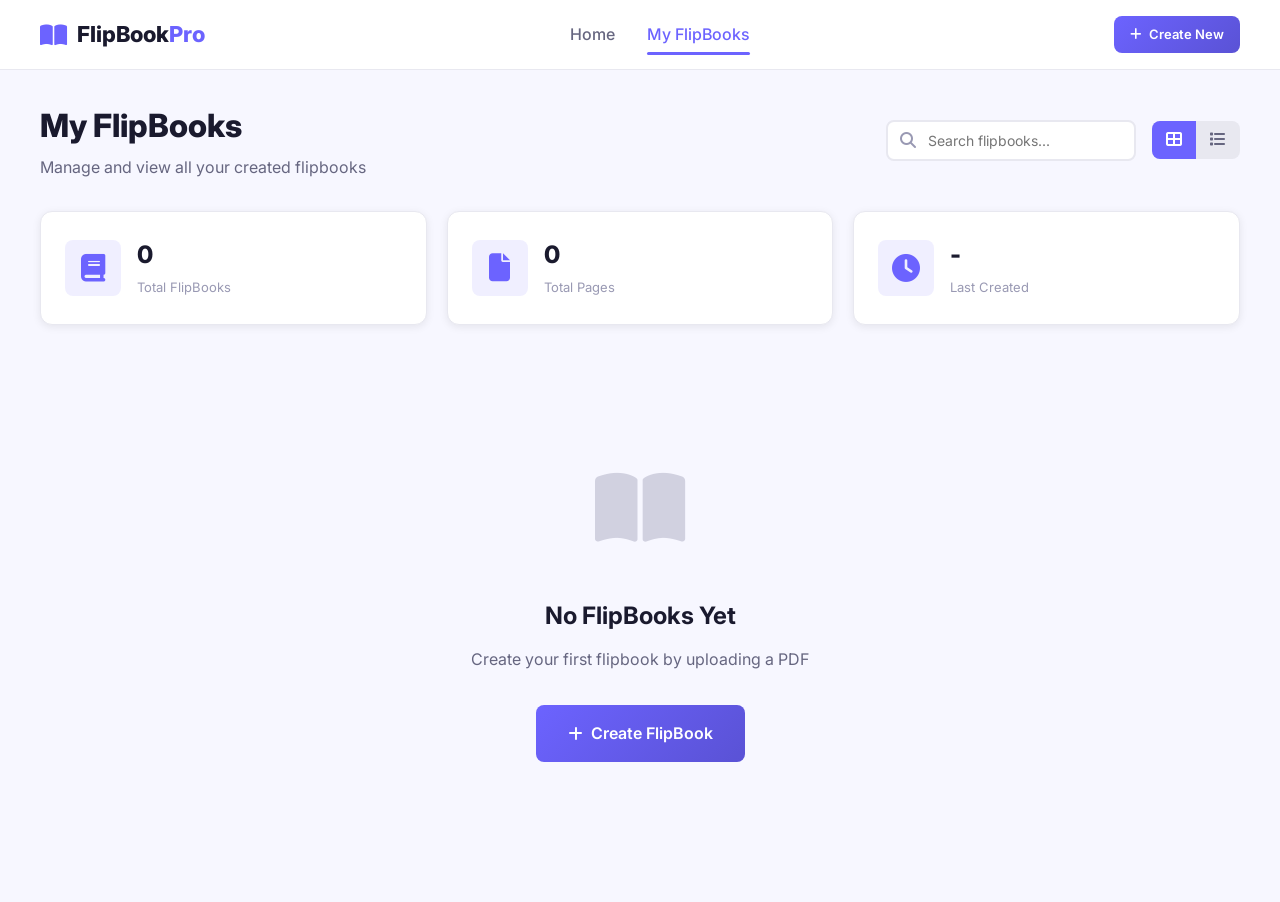
<file: dashboard.html>
<!DOCTYPE html>
<html lang="en">
<head>
    <meta charset="UTF-8">
    <meta name="viewport" content="width=device-width, initial-scale=1.0">
    <title>Dashboard - FlipBookPro</title>
    <link rel="stylesheet" href="css/styles.css">
    <link href="https://fonts.googleapis.com/css2?family=Inter:wght@300;400;500;600;700;800;900&display=swap" rel="stylesheet">
    <link rel="stylesheet" href="https://cdnjs.cloudflare.com/ajax/libs/font-awesome/6.4.0/css/all.min.css">
</head>
<body>
    <!-- Navigation -->
    <nav class="navbar">
        <div class="nav-container">
            <a href="index.html" class="logo">
                <i class="fas fa-book-open"></i>
                <span>FlipBook<span class="highlight">Pro</span></span>
            </a>
            <div class="nav-links">
                <a href="index.html">Home</a>
                <a href="dashboard.html" class="active">My FlipBooks</a>
            </div>
            <div class="nav-actions">
                <a href="index.html" class="btn btn-primary btn-sm">
                    <i class="fas fa-plus"></i> Create New
                </a>
            </div>
            <button class="mobile-toggle" id="mobileToggle">
                <i class="fas fa-bars"></i>
            </button>
        </div>
    </nav>

    <!-- Dashboard -->
    <section class="dashboard">
        <div class="container">
            <!-- Dashboard Header -->
            <div class="dashboard-header">
                <div>
                    <h1>My FlipBooks</h1>
                    <p>Manage and view all your created flipbooks</p>
                </div>
                <div class="dashboard-actions">
                    <div class="search-box">
                        <i class="fas fa-search"></i>
                        <input type="text" id="searchBooks" placeholder="Search flipbooks..." class="search-input">
                    </div>
                    <div class="view-toggle">
                        <button class="toggle-btn active" id="gridViewBtn" title="Grid View">
                            <i class="fas fa-th-large"></i>
                        </button>
                        <button class="toggle-btn" id="listViewBtn" title="List View">
                            <i class="fas fa-list"></i>
                        </button>
                    </div>
                </div>
            </div>

            <!-- Stats Bar -->
            <div class="stats-bar">
                <div class="stats-card">
                    <i class="fas fa-book"></i>
                    <div>
                        <span class="stats-number" id="statTotal">0</span>
                        <span class="stats-label">Total FlipBooks</span>
                    </div>
                </div>
                <div class="stats-card">
                    <i class="fas fa-file"></i>
                    <div>
                        <span class="stats-number" id="statPages">0</span>
                        <span class="stats-label">Total Pages</span>
                    </div>
                </div>
                <div class="stats-card">
                    <i class="fas fa-clock"></i>
                    <div>
                        <span class="stats-number" id="statRecent">-</span>
                        <span class="stats-label">Last Created</span>
                    </div>
                </div>
            </div>

            <!-- Books Grid -->
            <div class="books-grid" id="booksGrid">
                <!-- Populated by JS -->
            </div>

            <!-- Empty State -->
            <div class="empty-state" id="emptyState" style="display:none;">
                <div class="empty-icon">
                    <i class="fas fa-book-open"></i>
                </div>
                <h3>No FlipBooks Yet</h3>
                <p>Create your first flipbook by uploading a PDF</p>
                <a href="index.html" class="btn btn-primary btn-lg">
                    <i class="fas fa-plus"></i> Create FlipBook
                </a>
            </div>
        </div>
    </section>

    <!-- Delete Confirmation Modal -->
    <div class="modal-overlay" id="deleteModal" style="display:none;">
        <div class="modal">
            <div class="modal-header">
                <h3><i class="fas fa-trash-alt"></i> Delete FlipBook</h3>
                <button class="modal-close" id="closeDeleteModal">
                    <i class="fas fa-times"></i>
                </button>
            </div>
            <div class="modal-body">
                <p>Are you sure you want to delete "<span id="deleteBookTitle"></span>"? This action cannot be undone.</p>
                <div class="modal-actions">
                    <button class="btn btn-ghost" id="cancelDelete">Cancel</button>
                    <button class="btn btn-danger" id="confirmDelete">
                        <i class="fas fa-trash"></i> Delete
                    </button>
                </div>
            </div>
        </div>
    </div>

    <!-- Toast -->
    <div class="toast" id="toast">
        <i class="fas fa-check-circle"></i>
        <span id="toastMessage">Action completed!</span>
    </div>

    <script src="js/dashboard.js"></script>
</body>
</html>
</file>
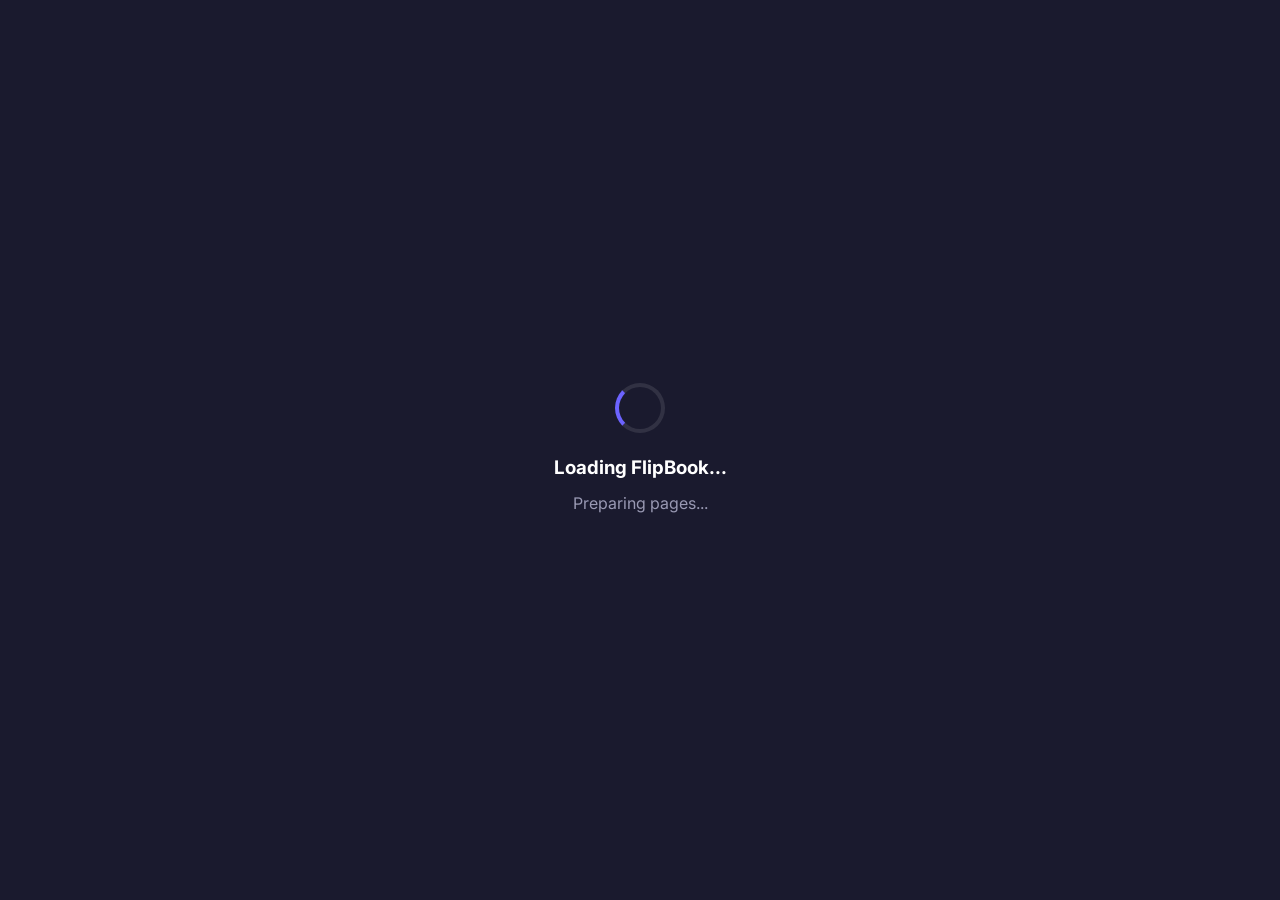
<file: viewer.html>
<!DOCTYPE html>
<html lang="en">
<head>
    <meta charset="UTF-8">
    <meta name="viewport" content="width=device-width, initial-scale=1.0">
    <title>FlipBook Viewer</title>
    <link rel="stylesheet" href="css/styles.css">
    <link href="https://fonts.googleapis.com/css2?family=Inter:wght@300;400;500;600;700;800;900&display=swap" rel="stylesheet">
    <link rel="stylesheet" href="https://cdnjs.cloudflare.com/ajax/libs/font-awesome/6.4.0/css/all.min.css">
</head>
<body class="viewer-body">
    <!-- Viewer Toolbar -->
    <div class="viewer-toolbar" id="viewerToolbar">
        <div class="toolbar-left">
            <a href="index.html" class="toolbar-logo">
                <i class="fas fa-book-open"></i>
                <span>FlipBook<span class="highlight">Pro</span></span>
            </a>
            <div class="toolbar-divider"></div>
            <span class="book-title-display" id="bookTitleDisplay">Loading...</span>
        </div>
        <div class="toolbar-center">
            <button class="toolbar-btn" id="firstPageBtn" title="First Page">
                <i class="fas fa-angle-double-left"></i>
            </button>
            <button class="toolbar-btn" id="prevPageBtn" title="Previous Page">
                <i class="fas fa-chevron-left"></i>
            </button>
            <div class="page-indicator">
                <span id="currentPageNum">1</span> / <span id="totalPageNum">1</span>
            </div>
            <button class="toolbar-btn" id="nextPageBtn" title="Next Page">
                <i class="fas fa-chevron-right"></i>
            </button>
            <button class="toolbar-btn" id="lastPageBtn" title="Last Page">
                <i class="fas fa-angle-double-right"></i>
            </button>
        </div>
        <div class="toolbar-right">
            <button class="toolbar-btn" id="zoomOutBtn" title="Zoom Out">
                <i class="fas fa-search-minus"></i>
            </button>
            <span class="zoom-level" id="zoomLevel">100%</span>
            <button class="toolbar-btn" id="zoomInBtn" title="Zoom In">
                <i class="fas fa-search-plus"></i>
            </button>
            <div class="toolbar-divider"></div>
            <button class="toolbar-btn" id="thumbnailToggle" title="Thumbnails">
                <i class="fas fa-th"></i>
            </button>
            <button class="toolbar-btn" id="fullscreenBtn" title="Fullscreen">
                <i class="fas fa-expand"></i>
            </button>
            <button class="toolbar-btn" id="shareBtn" title="Share">
                <i class="fas fa-share-alt"></i>
            </button>
        </div>
    </div>

    <!-- Thumbnail Sidebar -->
    <div class="thumbnail-sidebar" id="thumbnailSidebar">
        <div class="thumbnail-header">
            <h3>Pages</h3>
            <button class="toolbar-btn" id="closeThumbnails">
                <i class="fas fa-times"></i>
            </button>
        </div>
        <div class="thumbnail-list" id="thumbnailList">
            <!-- Thumbnails populated by JS -->
        </div>
    </div>

    <!-- FlipBook Container -->
    <div class="flipbook-viewport" id="flipbookViewport">
        <div class="flipbook-container" id="flipbookContainer">
            <div class="flipbook" id="flipbook">
                <!-- Pages populated by JS -->
            </div>
        </div>

        <!-- Navigation Arrows -->
        <button class="nav-arrow nav-arrow-left" id="navLeft">
            <i class="fas fa-chevron-left"></i>
        </button>
        <button class="nav-arrow nav-arrow-right" id="navRight">
            <i class="fas fa-chevron-right"></i>
        </button>
    </div>

    <!-- Share Modal -->
    <div class="modal-overlay" id="shareModal" style="display:none;">
        <div class="modal">
            <div class="modal-header">
                <h3><i class="fas fa-share-alt"></i> Share FlipBook</h3>
                <button class="modal-close" id="closeShareModal">
                    <i class="fas fa-times"></i>
                </button>
            </div>
            <div class="modal-body">
                <div class="share-link-box">
                    <input type="text" id="viewerShareLink" readonly class="input-field">
                    <button class="btn btn-primary" id="viewerCopyLink">
                        <i class="fas fa-copy"></i> Copy
                    </button>
                </div>
                <div class="share-social">
                    <a href="#" class="social-btn whatsapp" id="shareWhatsapp">
                        <i class="fab fa-whatsapp"></i>
                    </a>
                    <a href="#" class="social-btn twitter" id="shareTwitter">
                        <i class="fab fa-twitter"></i>
                    </a>
                    <a href="#" class="social-btn facebook" id="shareFacebook">
                        <i class="fab fa-facebook-f"></i>
                    </a>
                    <a href="#" class="social-btn email" id="shareEmail">
                        <i class="fas fa-envelope"></i>
                    </a>
                </div>
            </div>
        </div>
    </div>

    <!-- Loading Screen -->
    <div class="viewer-loading" id="viewerLoading">
        <div class="loading-content">
            <div class="loading-spinner"></div>
            <h3>Loading FlipBook...</h3>
            <p id="loadingStatus">Preparing pages...</p>
        </div>
    </div>

    <!-- Error Screen -->
    <div class="viewer-error" id="viewerError" style="display:none;">
        <div class="error-content">
            <i class="fas fa-exclamation-triangle"></i>
            <h3>FlipBook Not Found</h3>
            <p>The flipbook you're looking for doesn't exist or has been removed.</p>
            <a href="index.html" class="btn btn-primary">
                <i class="fas fa-home"></i> Go Home
            </a>
        </div>
    </div>

    <script src="js/viewer.js"></script>
</body>
</html>
</file>
<file: css/styles.css>
/* =============================================
   CSS VARIABLES & RESET
============================================= */
:root {
    --primary: #6C63FF;
    --primary-dark: #5A52D5;
    --primary-light: #8B83FF;
    --secondary: #FF6B6B;
    --accent: #4ECDC4;
    --dark: #1a1a2e;
    --dark-2: #16213e;
    --dark-3: #0f3460;
    --gray-100: #f7f7ff;
    --gray-200: #e8e8f0;
    --gray-300: #d1d1e0;
    --gray-400: #9999b3;
    --gray-500: #666680;
    --gray-600: #4d4d66;
    --white: #ffffff;
    --success: #4CAF50;
    --warning: #FF9800;
    --danger: #f44336;
    --shadow-sm: 0 2px 8px rgba(0,0,0,0.08);
    --shadow-md: 0 4px 20px rgba(0,0,0,0.12);
    --shadow-lg: 0 8px 40px rgba(0,0,0,0.16);
    --shadow-xl: 0 16px 60px rgba(0,0,0,0.2);
    --radius-sm: 8px;
    --radius-md: 12px;
    --radius-lg: 16px;
    --radius-xl: 24px;
    --transition: all 0.3s cubic-bezier(0.4, 0, 0.2, 1);
}

* {
    margin: 0;
    padding: 0;
    box-sizing: border-box;
}

html {
    scroll-behavior: smooth;
}

body {
    font-family: 'Inter', -apple-system, BlinkMacSystemFont, sans-serif;
    background: var(--gray-100);
    color: var(--dark);
    line-height: 1.6;
    overflow-x: hidden;
}

a {
    text-decoration: none;
    color: inherit;
}

/* =============================================
   BUTTONS
============================================= */
.btn {
    display: inline-flex;
    align-items: center;
    justify-content: center;
    gap: 8px;
    padding: 12px 24px;
    border: none;
    border-radius: var(--radius-sm);
    font-family: 'Inter', sans-serif;
    font-weight: 600;
    font-size: 14px;
    cursor: pointer;
    transition: var(--transition);
    white-space: nowrap;
}

.btn:hover {
    transform: translateY(-2px);
    box-shadow: var(--shadow-md);
}

.btn:active {
    transform: translateY(0);
}

.btn-primary {
    background: linear-gradient(135deg, var(--primary), var(--primary-dark));
    color: white;
}

.btn-primary:hover {
    background: linear-gradient(135deg, var(--primary-light), var(--primary));
    box-shadow: 0 8px 25px rgba(108, 99, 255, 0.4);
}

.btn-secondary {
    background: var(--dark);
    color: white;
}

.btn-outline {
    background: transparent;
    border: 2px solid var(--primary);
    color: var(--primary);
}

.btn-outline:hover {
    background: var(--primary);
    color: white;
}

.btn-ghost {
    background: var(--gray-200);
    color: var(--gray-600);
}

.btn-ghost:hover {
    background: var(--gray-300);
}

.btn-danger {
    background: var(--danger);
    color: white;
}

.btn-danger:hover {
    background: #d32f2f;
    box-shadow: 0 8px 25px rgba(244, 67, 54, 0.4);
}

.btn-sm {
    padding: 8px 16px;
    font-size: 13px;
}

.btn-lg {
    padding: 16px 32px;
    font-size: 16px;
}

.btn-block {
    width: 100%;
}

/* =============================================
   NAVBAR
============================================= */
.navbar {
    position: fixed;
    top: 0;
    left: 0;
    right: 0;
    z-index: 1000;
    background: rgba(255, 255, 255, 0.95);
    backdrop-filter: blur(20px);
    border-bottom: 1px solid var(--gray-200);
    padding: 0 24px;
    height: 70px;
}

.nav-container {
    max-width: 1200px;
    margin: 0 auto;
    display: flex;
    align-items: center;
    justify-content: space-between;
    height: 100%;
}

.logo {
    display: flex;
    align-items: center;
    gap: 10px;
    font-size: 22px;
    font-weight: 800;
    color: var(--dark);
}

.logo i {
    color: var(--primary);
    font-size: 24px;
}

.logo .highlight {
    color: var(--primary);
}

.nav-links {
    display: flex;
    gap: 32px;
}

.nav-links a {
    font-weight: 500;
    color: var(--gray-500);
    transition: var(--transition);
    position: relative;
    padding: 4px 0;
}

.nav-links a:hover,
.nav-links a.active {
    color: var(--primary);
}

.nav-links a.active::after {
    content: '';
    position: absolute;
    bottom: -4px;
    left: 0;
    right: 0;
    height: 3px;
    background: var(--primary);
    border-radius: 2px;
}

.nav-actions {
    display: flex;
    gap: 12px;
}

.mobile-toggle {
    display: none;
    background: none;
    border: none;
    font-size: 24px;
    cursor: pointer;
    color: var(--dark);
}

.mobile-menu {
    display: none;
    position: fixed;
    top: 70px;
    left: 0;
    right: 0;
    background: white;
    padding: 20px;
    box-shadow: var(--shadow-lg);
    z-index: 999;
    flex-direction: column;
    gap: 16px;
}

.mobile-menu.active {
    display: flex;
}

.mobile-menu a {
    padding: 12px 16px;
    border-radius: var(--radius-sm);
    font-weight: 500;
    transition: var(--transition);
}

.mobile-menu a:hover {
    background: var(--gray-100);
    color: var(--primary);
}

/* =============================================
   HERO SECTION
============================================= */
.hero {
    min-height: 100vh;
    padding: 120px 24px 60px;
    position: relative;
    overflow: hidden;
}

.hero-bg {
    position: absolute;
    top: 0;
    left: 0;
    right: 0;
    bottom: 0;
    z-index: -1;
}

.hero-shape {
    position: absolute;
    border-radius: 50%;
    opacity: 0.1;
}

.shape-1 {
    width: 600px;
    height: 600px;
    background: var(--primary);
    top: -200px;
    right: -200px;
    animation: float 8s ease-in-out infinite;
}

.shape-2 {
    width: 400px;
    height: 400px;
    background: var(--secondary);
    bottom: -100px;
    left: -100px;
    animation: float 6s ease-in-out infinite reverse;
}

.shape-3 {
    width: 300px;
    height: 300px;
    background: var(--accent);
    top: 50%;
    left: 50%;
    animation: float 10s ease-in-out infinite;
}

@keyframes float {
    0%, 100% { transform: translateY(0) rotate(0deg); }
    50% { transform: translateY(-30px) rotate(5deg); }
}

.container {
    max-width: 1200px;
    margin: 0 auto;
}

.hero-content {
    text-align: center;
    margin-bottom: 50px;
}

.hero-badge {
    display: inline-flex;
    align-items: center;
    gap: 8px;
    padding: 8px 20px;
    background: linear-gradient(135deg, rgba(108,99,255,0.1), rgba(78,205,196,0.1));
    border: 1px solid rgba(108,99,255,0.2);
    border-radius: 50px;
    font-size: 14px;
    font-weight: 600;
    color: var(--primary);
    margin-bottom: 24px;
}

.hero h1 {
    font-size: 56px;
    font-weight: 900;
    line-height: 1.2;
    margin-bottom: 20px;
    letter-spacing: -1px;
}

.gradient-text {
    background: linear-gradient(135deg, var(--primary), var(--accent));
    -webkit-background-clip: text;
    -webkit-text-fill-color: transparent;
    background-clip: text;
}

.hero-subtitle {
    font-size: 18px;
    color: var(--gray-500);
    max-width: 600px;
    margin: 0 auto 40px;
    line-height: 1.8;
}

.hero-stats {
    display: flex;
    justify-content: center;
    gap: 48px;
}

.stat {
    text-align: center;
}

.stat-number {
    display: block;
    font-size: 32px;
    font-weight: 800;
    color: var(--primary);
}

.stat-label {
    font-size: 13px;
    color: var(--gray-400);
    font-weight: 500;
}

/* =============================================
   UPLOAD SECTION
============================================= */
.upload-section {
    max-width: 640px;
    margin: 0 auto;
}

.upload-card {
    background: white;
    border-radius: var(--radius-xl);
    padding: 40px;
    box-shadow: var(--shadow-lg);
    border: 1px solid var(--gray-200);
}

.upload-area {
    border: 3px dashed var(--gray-300);
    border-radius: var(--radius-lg);
    padding: 50px 30px;
    text-align: center;
    cursor: pointer;
    transition: var(--transition);
    position: relative;
}

.upload-area:hover,
.upload-area.drag-over {
    border-color: var(--primary);
    background: rgba(108, 99, 255, 0.03);
}

.upload-area.drag-over {
    border-style: solid;
    background: rgba(108, 99, 255, 0.08);
    transform: scale(1.02);
}

.upload-icon {
    width: 80px;
    height: 80px;
    margin: 0 auto 20px;
    background: linear-gradient(135deg, rgba(108,99,255,0.1), rgba(78,205,196,0.1));
    border-radius: 50%;
    display: flex;
    align-items: center;
    justify-content: center;
}

.upload-icon i {
    font-size: 36px;
    color: var(--primary);
}

.upload-area h3 {
    font-size: 20px;
    margin-bottom: 8px;
}

.upload-area p {
    color: var(--gray-400);
    margin-bottom: 8px;
}

.upload-hint {
    font-size: 12px !important;
    color: var(--gray-400) !important;
    margin-bottom: 20px !important;
}

/* Upload Progress */
.upload-progress {
    padding: 20px 0;
}

.progress-header {
    display: flex;
    align-items: center;
    gap: 16px;
    margin-bottom: 20px;
}

.progress-header i {
    font-size: 36px;
    color: var(--danger);
}

.file-name {
    font-weight: 600;
    font-size: 16px;
}

.file-size {
    color: var(--gray-400);
    font-size: 13px;
}

.progress-bar-container {
    width: 100%;
    height: 8px;
    background: var(--gray-200);
    border-radius: 10px;
    overflow: hidden;
    margin-bottom: 12px;
}

.progress-bar {
    height: 100%;
    width: 0%;
    background: linear-gradient(90deg, var(--primary), var(--accent));
    border-radius: 10px;
    transition: width 0.3s ease;
}

.progress-text {
    text-align: center;
    color: var(--gray-500);
    font-size: 14px;
}

/* Book Title Section */
.book-title-section {
    padding: 20px 0;
}

.book-title-section h3 {
    font-size: 18px;
    margin-bottom: 20px;
    display: flex;
    align-items: center;
    gap: 10px;
}

.input-group {
    margin-bottom: 16px;
}

.input-field {
    width: 100%;
    padding: 14px 18px;
    border: 2px solid var(--gray-200);
    border-radius: var(--radius-sm);
    font-family: 'Inter', sans-serif;
    font-size: 15px;
    transition: var(--transition);
    outline: none;
}

.input-field:focus {
    border-color: var(--primary);
    box-shadow: 0 0 0 4px rgba(108, 99, 255, 0.1);
}

.textarea-field {
    resize: vertical;
    min-height: 80px;
}

/* Success Section */
.success-section {
    text-align: center;
    padding: 20px 0;
}

.success-icon {
    font-size: 60px;
    color: var(--success);
    margin-bottom: 16px;
    animation: popIn 0.5s cubic-bezier(0.68, -0.55, 0.265, 1.55);
}

@keyframes popIn {
    0% { transform: scale(0); }
    100% { transform: scale(1); }
}

.success-section h3 {
    font-size: 22px;
    margin-bottom: 8px;
}

.success-section > p {
    color: var(--gray-500);
    margin-bottom: 24px;
}

.share-link-box {
    display: flex;
    gap: 8px;
    margin-bottom: 24px;
}

.share-link-box .input-field {
    flex: 1;
    background: var(--gray-100);
    font-size: 13px;
}

.success-actions {
    display: flex;
    gap: 12px;
    justify-content: center;
    flex-wrap: wrap;
}

/* =============================================
   FEATURES SECTION
============================================= */
.features {
    padding: 100px 24px;
    background: white;
}

.section-header {
    text-align: center;
    margin-bottom: 60px;
}

.section-header h2 {
    font-size: 40px;
    font-weight: 800;
    margin-bottom: 16px;
}

.section-header p {
    font-size: 18px;
    color: var(--gray-500);
}

.features-grid {
    display: grid;
    grid-template-columns: repeat(3, 1fr);
    gap: 30px;
}

.feature-card {
    padding: 36px;
    border-radius: var(--radius-lg);
    border: 1px solid var(--gray-200);
    transition: var(--transition);
    text-align: center;
}

.feature-card:hover {
    border-color: var(--primary);
    box-shadow: var(--shadow-md);
    transform: translateY(-4px);
}

.feature-icon {
    width: 70px;
    height: 70px;
    margin: 0 auto 20px;
    background: linear-gradient(135deg, rgba(108,99,255,0.1), rgba(78,205,196,0.1));
    border-radius: var(--radius-md);
    display: flex;
    align-items: center;
    justify-content: center;
    font-size: 28px;
    color: var(--primary);
}

.feature-card h3 {
    font-size: 18px;
    margin-bottom: 10px;
}

.feature-card p {
    color: var(--gray-500);
    font-size: 14px;
    line-height: 1.7;
}

/* =============================================
   HOW IT WORKS
============================================= */
.how-it-works {
    padding: 100px 24px;
}

.steps {
    display: flex;
    align-items: center;
    justify-content: center;
    gap: 20px;
}

.step {
    text-align: center;
    padding: 40px 30px;
    background: white;
    border-radius: var(--radius-lg);
    box-shadow: var(--shadow-sm);
    flex: 1;
    max-width: 300px;
    position: relative;
}

.step-number {
    position: absolute;
    top: -15px;
    left: 20px;
    width: 36px;
    height: 36px;
    background: var(--primary);
    color: white;
    border-radius: 50%;
    display: flex;
    align-items: center;
    justify-content: center;
    font-weight: 800;
    font-size: 16px;
}

.step-icon {
    width: 80px;
    height: 80px;
    margin: 0 auto 20px;
    background: linear-gradient(135deg, var(--primary), var(--accent));
    border-radius: 50%;
    display: flex;
    align-items: center;
    justify-content: center;
    font-size: 32px;
    color: white;
}

.step h3 {
    font-size: 18px;
    margin-bottom: 10px;
}

.step p {
    color: var(--gray-500);
    font-size: 14px;
}

.step-arrow {
    font-size: 24px;
    color: var(--gray-300);
}

/* =============================================
   FOOTER
============================================= */
.footer {
    background: var(--dark);
    color: white;
    padding: 60px 24px 30px;
}

.footer-content {
    display: flex;
    justify-content: space-between;
    gap: 40px;
    margin-bottom: 40px;
}

.footer-brand {
    max-width: 400px;
}

.footer-brand .logo {
    margin-bottom: 16px;
    color: white;
}

.footer-brand p {
    color: var(--gray-400);
    line-height: 1.8;
}

.footer-links h4 {
    margin-bottom: 16px;
    font-size: 16px;
}

.footer-links a {
    display: block;
    color: var(--gray-400);
    padding: 6px 0;
    transition: var(--transition);
}

.footer-links a:hover {
    color: var(--primary-light);
}

.footer-bottom {
    border-top: 1px solid rgba(255,255,255,0.1);
    padding-top: 20px;
    text-align: center;
    color: var(--gray-500);
    font-size: 13px;
}

/* =============================================
   TOAST NOTIFICATION
============================================= */
.toast {
    position: fixed;
    bottom: 30px;
    left: 50%;
    transform: translateX(-50%) translateY(100px);
    background: var(--dark);
    color: white;
    padding: 14px 28px;
    border-radius: var(--radius-sm);
    display: flex;
    align-items: center;
    gap: 10px;
    box-shadow: var(--shadow-lg);
    z-index: 9999;
    opacity: 0;
    transition: var(--transition);
    font-weight: 500;
    font-size: 14px;
}

.toast.show {
    opacity: 1;
    transform: translateX(-50%) translateY(0);
}

.toast i {
    color: var(--success);
}

/* =============================================
   DASHBOARD
============================================= */
.dashboard {
    padding: 100px 24px 60px;
    min-height: 100vh;
}

.dashboard-header {
    display: flex;
    justify-content: space-between;
    align-items: center;
    margin-bottom: 30px;
    flex-wrap: wrap;
    gap: 20px;
}

.dashboard-header h1 {
    font-size: 32px;
    font-weight: 800;
}

.dashboard-header p {
    color: var(--gray-500);
    margin-top: 4px;
}

.dashboard-actions {
    display: flex;
    gap: 16px;
    align-items: center;
}

.search-box {
    position: relative;
}

.search-box i {
    position: absolute;
    left: 14px;
    top: 50%;
    transform: translateY(-50%);
    color: var(--gray-400);
}

.search-input {
    padding: 10px 16px 10px 40px;
    border: 2px solid var(--gray-200);
    border-radius: var(--radius-sm);
    font-family: 'Inter', sans-serif;
    font-size: 14px;
    width: 250px;
    outline: none;
    transition: var(--transition);
}

.search-input:focus {
    border-color: var(--primary);
}

.view-toggle {
    display: flex;
    background: var(--gray-200);
    border-radius: var(--radius-sm);
    overflow: hidden;
}

.toggle-btn {
    padding: 10px 14px;
    border: none;
    background: none;
    cursor: pointer;
    color: var(--gray-500);
    transition: var(--transition);
    font-size: 16px;
}

.toggle-btn.active {
    background: var(--primary);
    color: white;
}

/* Stats Bar */
.stats-bar {
    display: grid;
    grid-template-columns: repeat(3, 1fr);
    gap: 20px;
    margin-bottom: 40px;
}

.stats-card {
    background: white;
    padding: 24px;
    border-radius: var(--radius-md);
    display: flex;
    align-items: center;
    gap: 16px;
    box-shadow: var(--shadow-sm);
    border: 1px solid var(--gray-200);
}

.stats-card i {
    font-size: 28px;
    color: var(--primary);
    width: 56px;
    height: 56px;
    background: rgba(108, 99, 255, 0.1);
    border-radius: var(--radius-sm);
    display: flex;
    align-items: center;
    justify-content: center;
}

.stats-number {
    display: block;
    font-size: 24px;
    font-weight: 800;
    color: var(--dark);
}

.stats-label {
    font-size: 13px;
    color: var(--gray-400);
}

/* Books Grid */
.books-grid {
    display: grid;
    grid-template-columns: repeat(auto-fill, minmax(280px, 1fr));
    gap: 24px;
}

.books-grid.list-view {
    grid-template-columns: 1fr;
}

.book-card {
    background: white;
    border-radius: var(--radius-lg);
    overflow: hidden;
    box-shadow: var(--shadow-sm);
    border: 1px solid var(--gray-200);
    transition: var(--transition);
}

.book-card:hover {
    box-shadow: var(--shadow-md);
    transform: translateY(-4px);
}

.books-grid.list-view .book-card {
    display: flex;
}

.book-cover {
    height: 200px;
    background: linear-gradient(135deg, #667eea, #764ba2);
    position: relative;
    display: flex;
    align-items: center;
    justify-content: center;
    overflow: hidden;
}

.books-grid.list-view .book-cover {
    width: 200px;
    height: 150px;
    flex-shrink: 0;
}

.book-cover img {
    width: 100%;
    height: 100%;
    object-fit: cover;
}

.book-cover-placeholder {
    color: white;
    text-align: center;
}

.book-cover-placeholder i {
    font-size: 48px;
    margin-bottom: 8px;
    display: block;
}

.book-cover-placeholder span {
    font-size: 14px;
    opacity: 0.8;
}

.page-count-badge {
    position: absolute;
    top: 12px;
    right: 12px;
    background: rgba(0,0,0,0.6);
    color: white;
    padding: 4px 10px;
    border-radius: 20px;
    font-size: 12px;
    font-weight: 600;
}

.book-info {
    padding: 20px;
}

.book-info h3 {
    font-size: 16px;
    font-weight: 700;
    margin-bottom: 6px;
    white-space: nowrap;
    overflow: hidden;
    text-overflow: ellipsis;
}

.book-info .book-desc {
    font-size: 13px;
    color: var(--gray-400);
    margin-bottom: 12px;
    display: -webkit-box;
    -webkit-line-clamp: 2;
    -webkit-box-orient: vertical;
    overflow: hidden;
}

.book-meta {
    display: flex;
    justify-content: space-between;
    align-items: center;
    font-size: 12px;
    color: var(--gray-400);
    margin-bottom: 16px;
}

.book-actions {
    display: flex;
    gap: 8px;
}

.book-actions .btn {
    flex: 1;
    padding: 8px 12px;
    font-size: 12px;
}

/* Empty State */
.empty-state {
    text-align: center;
    padding: 80px 24px;
}

.empty-icon {
    font-size: 80px;
    color: var(--gray-300);
    margin-bottom: 24px;
}

.empty-state h3 {
    font-size: 24px;
    margin-bottom: 12px;
}

.empty-state p {
    color: var(--gray-500);
    margin-bottom: 32px;
}

/* =============================================
   VIEWER PAGE
============================================= */
.viewer-body {
    background: #1a1a2e;
    overflow: hidden;
}

.viewer-toolbar {
    position: fixed;
    top: 0;
    left: 0;
    right: 0;
    height: 56px;
    background: rgba(26, 26, 46, 0.95);
    backdrop-filter: blur(20px);
    display: flex;
    align-items: center;
    justify-content: space-between;
    padding: 0 20px;
    z-index: 100;
    border-bottom: 1px solid rgba(255,255,255,0.1);
}

.toolbar-left,
.toolbar-center,
.toolbar-right {
    display: flex;
    align-items: center;
    gap: 12px;
}

.toolbar-logo {
    display: flex;
    align-items: center;
    gap: 8px;
    font-size: 18px;
    font-weight: 800;
    color: white;
}

.toolbar-logo i {
    color: var(--primary);
}

.toolbar-divider {
    width: 1px;
    height: 24px;
    background: rgba(255,255,255,0.2);
}

.book-title-display {
    color: var(--gray-400);
    font-size: 14px;
    font-weight: 500;
    max-width: 200px;
    white-space: nowrap;
    overflow: hidden;
    text-overflow: ellipsis;
}

.toolbar-btn {
    width: 36px;
    height: 36px;
    border: none;
    background: rgba(255,255,255,0.1);
    color: white;
    border-radius: var(--radius-sm);
    cursor: pointer;
    display: flex;
    align-items: center;
    justify-content: center;
    transition: var(--transition);
    font-size: 14px;
}

.toolbar-btn:hover {
    background: var(--primary);
}

.page-indicator {
    color: white;
    font-size: 14px;
    font-weight: 600;
    padding: 0 8px;
    min-width: 80px;
    text-align: center;
}

.zoom-level {
    color: var(--gray-400);
    font-size: 13px;
    font-weight: 600;
    min-width: 50px;
    text-align: center;
}

/* Thumbnail Sidebar */
.thumbnail-sidebar {
    position: fixed;
    top: 56px;
    left: -260px;
    width: 260px;
    bottom: 0;
    background: rgba(26, 26, 46, 0.95);
    backdrop-filter: blur(20px);
    z-index: 99;
    transition: var(--transition);
    border-right: 1px solid rgba(255,255,255,0.1);
    overflow-y: auto;
}

.thumbnail-sidebar.active {
    left: 0;
}

.thumbnail-header {
    display: flex;
    justify-content: space-between;
    align-items: center;
    padding: 16px 20px;
    border-bottom: 1px solid rgba(255,255,255,0.1);
}

.thumbnail-header h3 {
    color: white;
    font-size: 16px;
}

.thumbnail-list {
    padding: 16px;
    display: flex;
    flex-direction: column;
    gap: 12px;
}

.thumbnail-item {
    cursor: pointer;
    border-radius: var(--radius-sm);
    overflow: hidden;
    border: 2px solid transparent;
    transition: var(--transition);
    position: relative;
}

.thumbnail-item:hover {
    border-color: var(--primary-light);
}

.thumbnail-item.active {
    border-color: var(--primary);
}

.thumbnail-item img {
    width: 100%;
    display: block;
}

.thumbnail-number {
    position: absolute;
    bottom: 4px;
    right: 4px;
    background: rgba(0,0,0,0.7);
    color: white;
    padding: 2px 8px;
    border-radius: 4px;
    font-size: 11px;
    font-weight: 600;
}

/* FlipBook Viewport */
.flipbook-viewport {
    position: fixed;
    top: 56px;
    left: 0;
    right: 0;
    bottom: 0;
    display: flex;
    align-items: center;
    justify-content: center;
    background: linear-gradient(135deg, #0f0f23, #1a1a2e, #16213e);
    overflow: hidden;
}

.flipbook-container {
    perspective: 2000px;
    display: flex;
    align-items: center;
    justify-content: center;
}

.flipbook {
    display: flex;
    position: relative;
    transform-style: preserve-3d;
}

.flipbook-page {
    position: absolute;
    width: 100%;
    height: 100%;
    transform-style: preserve-3d;
    transition: transform 0.8s cubic-bezier(0.645, 0.045, 0.355, 1);
    transform-origin: left center;
}

.flipbook-page.flipped {
    transform: rotateY(-180deg);
}

.page-front,
.page-back {
    position: absolute;
    width: 100%;
    height: 100%;
    backface-visibility: hidden;
    border-radius: 4px;
    overflow: hidden;
    box-shadow: 0 4px 20px rgba(0,0,0,0.3);
}

.page-back {
    transform: rotateY(180deg);
}

.page-front img,
.page-back img {
    width: 100%;
    height: 100%;
    object-fit: contain;
    background: white;
}

/* Simple Page View (non-3D fallback) */
.simple-page-view {
    display: flex;
    align-items: center;
    justify-content: center;
    gap: 4px;
    max-width: 90vw;
    max-height: calc(100vh - 100px);
}

.simple-page {
    background: white;
    box-shadow: var(--shadow-xl);
    border-radius: 4px;
    overflow: hidden;
    max-height: calc(100vh - 100px);
    transition: var(--transition);
}

.simple-page img {
    display: block;
    max-height: calc(100vh - 100px);
    width: auto;
    max-width: 45vw;
}

.simple-page.single img {
    max-width: 60vw;
}

/* Navigation Arrows */
.nav-arrow {
    position: fixed;
    top: 50%;
    transform: translateY(-50%);
    width: 50px;
    height: 80px;
    border: none;
    background: rgba(0,0,0,0.3);
    color: white;
    font-size: 20px;
    cursor: pointer;
    transition: var(--transition);
    z-index: 50;
    display: flex;
    align-items: center;
    justify-content: center;
    border-radius: var(--radius-sm);
}

.nav-arrow:hover {
    background: rgba(108, 99, 255, 0.8);
}

.nav-arrow-left {
    left: 20px;
}

.nav-arrow-right {
    right: 20px;
}

/* Share Modal */
.modal-overlay {
    position: fixed;
    top: 0;
    left: 0;
    right: 0;
    bottom: 0;
    background: rgba(0,0,0,0.6);
    backdrop-filter: blur(4px);
    display: flex;
    align-items: center;
    justify-content: center;
    z-index: 1000;
}

.modal {
    background: white;
    border-radius: var(--radius-lg);
    width: 90%;
    max-width: 500px;
    overflow: hidden;
    box-shadow: var(--shadow-xl);
    animation: slideUp 0.3s ease;
}

@keyframes slideUp {
    from { opacity: 0; transform: translateY(30px); }
    to { opacity: 1; transform: translateY(0); }
}

.modal-header {
    display: flex;
    justify-content: space-between;
    align-items: center;
    padding: 20px 24px;
    border-bottom: 1px solid var(--gray-200);
}

.modal-header h3 {
    display: flex;
    align-items: center;
    gap: 10px;
    font-size: 18px;
}

.modal-close {
    width: 36px;
    height: 36px;
    border: none;
    background: var(--gray-100);
    border-radius: 50%;
    cursor: pointer;
    display: flex;
    align-items: center;
    justify-content: center;
    transition: var(--transition);
    color: var(--gray-500);
    font-size: 16px;
}

.modal-close:hover {
    background: var(--gray-200);
}

.modal-body {
    padding: 24px;
}

.modal-actions {
    display: flex;
    justify-content: flex-end;
    gap: 12px;
    margin-top: 24px;
}

.share-social {
    display: flex;
    justify-content: center;
    gap: 16px;
    margin-top: 20px;
}

.social-btn {
    width: 48px;
    height: 48px;
    border-radius: 50%;
    display: flex;
    align-items: center;
    justify-content: center;
    font-size: 20px;
    color: white;
    transition: var(--transition);
}

.social-btn:hover {
    transform: translateY(-3px);
    box-shadow: var(--shadow-md);
}

.social-btn.whatsapp { background: #25D366; }
.social-btn.twitter { background: #1DA1F2; }
.social-btn.facebook { background: #4267B2; }
.social-btn.email { background: var(--gray-600); }

/* Loading Screen */
.viewer-loading {
    position: fixed;
    top: 0;
    left: 0;
    right: 0;
    bottom: 0;
    background: var(--dark);
    display: flex;
    align-items: center;
    justify-content: center;
    z-index: 200;
}

.loading-content {
    text-align: center;
    color: white;
}

.loading-spinner {
    width: 50px;
    height: 50px;
    border: 4px solid rgba(255,255,255,0.1);
    border-left-color: var(--primary);
    border-radius: 50%;
    margin: 0 auto 20px;
    animation: spin 1s linear infinite;
}

@keyframes spin {
    to { transform: rotate(360deg); }
}

.loading-content h3 {
    margin-bottom: 8px;
}

.loading-content p {
    color: var(--gray-400);
}

/* Error Screen */
.viewer-error {
    position: fixed;
    top: 0;
    left: 0;
    right: 0;
    bottom: 0;
    background: var(--dark);
    display: flex;
    align-items: center;
    justify-content: center;
    z-index: 200;
}

.error-content {
    text-align: center;
    color: white;
}

.error-content i {
    font-size: 64px;
    color: var(--warning);
    margin-bottom: 20px;
}

.error-content h3 {
    font-size: 24px;
    margin-bottom: 12px;
}

.error-content p {
    color: var(--gray-400);
    margin-bottom: 32px;
}

/* =============================================
   RESPONSIVE
============================================= */
@media (max-width: 768px) {
    .nav-links, .nav-actions {
        display: none;
    }

    .mobile-toggle {
        display: block;
    }

    .hero h1 {
        font-size: 32px;
    }

    .hero-stats {
        flex-direction: column;
        gap: 20px;
    }

    .upload-card {
        padding: 24px;
    }

    .upload-area {
        padding: 30px 20px;
    }

    .features-grid {
        grid-template-columns: 1fr;
    }

    .steps {
        flex-direction: column;
    }

    .step-arrow {
        transform: rotate(90deg);
    }

    .stats-bar {
        grid-template-columns: 1fr;
    }

    .books-grid {
        grid-template-columns: 1fr;
    }

    .dashboard-header {
        flex-direction: column;
        align-items: flex-start;
    }

    .dashboard-actions {
        width: 100%;
        flex-direction: column;
    }

    .search-input {
        width: 100%;
    }

    .footer-content {
        flex-direction: column;
    }

    /* Viewer Mobile */
    .toolbar-left .toolbar-divider,
    .toolbar-left .book-title-display,
    .toolbar-right .toolbar-divider,
    .toolbar-right .zoom-level,
    .toolbar-right #zoomInBtn,
    .toolbar-right #zoomOutBtn {
        display: none;
    }

    .viewer-toolbar {
        padding: 0 10px;
    }

    .toolbar-logo span {
        display: none;
    }

    .simple-page img {
        max-width: 90vw !important;
    }

    .nav-arrow {
        width: 40px;
        height: 60px;
    }

    .nav-arrow-left {
        left: 5px;
    }

    .nav-arrow-right {
        right: 5px;
    }

    .success-actions {
        flex-direction: column;
    }
}

@media (max-width: 480px) {
    .hero h1 {
        font-size: 28px;
    }

    .section-header h2 {
        font-size: 28px;
    }
}
/* Thumbnail placeholder while loading */
.thumb-placeholder {
    width: 100%;
    aspect-ratio: 0.707; /* A4 ratio */
    background: linear-gradient(135deg, #1a1a2e, #16213e);
    display: flex;
    align-items: center;
    justify-content: center;
    color: rgba(255,255,255,0.4);
    font-size: 20px;
    font-weight: 700;
}

/* Remove file size limit text */
.upload-hint {
    font-size: 12px !important;
    color: var(--gray-400) !important;
    margin-bottom: 20px !important;
}
/* ── Method Tabs ─────────────────────────── */
.method-tabs {
    display: flex;
    gap: 8px;
    margin-bottom: 24px;
    background: var(--gray-100);
    padding: 6px;
    border-radius: var(--radius-md);
}

.method-tab {
    flex: 1;
    padding: 12px 16px;
    border: none;
    background: transparent;
    border-radius: var(--radius-sm);
    font-family: 'Inter', sans-serif;
    font-size: 14px;
    font-weight: 600;
    cursor: pointer;
    color: var(--gray-500);
    transition: var(--transition);
    display: flex;
    align-items: center;
    justify-content: center;
    gap: 8px;
}

.method-tab.active {
    background: white;
    color: var(--primary);
    box-shadow: var(--shadow-sm);
}

.method-tab i {
    font-size: 16px;
}

/* ── Drive Instructions ──────────────────── */
.drive-instructions {
    background: var(--gray-100);
    border-radius: var(--radius-md);
    padding: 20px;
    margin-bottom: 24px;
    display: flex;
    flex-direction: column;
    gap: 16px;
}

.instruction-step {
    display: flex;
    gap: 14px;
    align-items: flex-start;
}

.step-badge {
    min-width: 28px;
    height: 28px;
    background: var(--primary);
    color: white;
    border-radius: 50%;
    display: flex;
    align-items: center;
    justify-content: center;
    font-size: 13px;
    font-weight: 700;
    flex-shrink: 0;
}

.instruction-step strong {
    display: block;
    font-size: 14px;
    margin-bottom: 3px;
}

.instruction-step p {
    font-size: 13px;
    color: var(--gray-500);
    line-height: 1.5;
}

.instruction-step a {
    color: var(--primary);
    text-decoration: underline;
}

/* ── Drive Input ─────────────────────────── */
.drive-input-wrap {
    margin-bottom: 16px;
}

.drive-input-box {
    display: flex;
    align-items: center;
    border: 2px solid var(--gray-200);
    border-radius: var(--radius-sm);
    overflow: hidden;
    transition: var(--transition);
}

.drive-input-box:focus-within {
    border-color: var(--primary);
    box-shadow: 0 0 0 4px rgba(108, 99, 255, 0.1);
}

.drive-icon {
    padding: 0 14px;
    font-size: 20px;
    color: #4285F4;
    flex-shrink: 0;
}

.drive-input {
    flex: 1;
    padding: 14px 0;
    border: none;
    outline: none;
    font-family: 'Inter', sans-serif;
    font-size: 14px;
    background: transparent;
    color: var(--dark);
}

.drive-input::placeholder { color: var(--gray-400); }

/* ── Link Status ─────────────────────────── */
.link-status {
    margin-top: 8px;
    font-size: 13px;
    font-weight: 500;
    display: flex;
    align-items: center;
    gap: 6px;
    min-height: 20px;
}

.link-status.valid   { color: var(--success); }
.link-status.invalid { color: var(--danger);  }

/* ── Processing ──────────────────────────── */
.processing-header {
    text-align: center;
    margin-bottom: 28px;
}

.processing-icon {
    width: 80px;
    height: 80px;
    margin: 0 auto 16px;
    background: linear-gradient(135deg, rgba(108,99,255,0.1), rgba(78,205,196,0.1));
    border-radius: 50%;
    display: flex;
    align-items: center;
    justify-content: center;
    font-size: 36px;
    color: var(--primary);
}

#processingTitle   { font-size: 20px; margin-bottom: 6px; }
#processingSubtitle { color: var(--gray-400); font-size: 14px; }

/* ── PDF Preview Row ─────────────────────── */
.pdf-preview-row {
    display: flex;
    gap: 16px;
    align-items: center;
    background: var(--gray-100);
    border-radius: var(--radius-md);
    padding: 16px;
    margin-bottom: 24px;
}

.preview-thumb {
    width: 70px;
    height: 90px;
    object-fit: cover;
    border-radius: 4px;
    box-shadow: var(--shadow-sm);
    flex-shrink: 0;
    background: var(--gray-200);
}

.preview-filename {
    font-weight: 700;
    font-size: 15px;
    margin-bottom: 4px;
    word-break: break-all;
}

.preview-pages {
    font-size: 13px;
    color: var(--gray-500);
    margin-bottom: 4px;
}

.preview-source {
    font-size: 12px;
    font-weight: 600;
    display: flex;
    align-items: center;
    gap: 5px;
}

/* ── Back Button ─────────────────────────── */
.back-btn {
    margin-top: 10px;
    width: 100%;
}

/* ── Card Heading ────────────────────────── */
.card-heading {
    font-size: 18px;
    font-weight: 700;
    margin-bottom: 20px;
    display: flex;
    align-items: center;
    gap: 10px;
    color: var(--dark);
}

/* ── Tab Content ─────────────────────────── */
.tab-content { display: none; }
.tab-content.active { display: block; }

/* ── Input Label ─────────────────────────── */
.input-label {
    display: block;
    font-size: 13px;
    font-weight: 600;
    color: var(--gray-600);
    margin-bottom: 6px;
}

/* ── Thumb Placeholder ───────────────────── */
.thumb-placeholder {
    width: 100%;
    aspect-ratio: 0.707;
    background: linear-gradient(135deg, #1a1a2e, #16213e);
    display: flex;
    align-items: center;
    justify-content: center;
    color: rgba(255,255,255,0.3);
    font-size: 18px;
    font-weight: 700;
}
</file>
